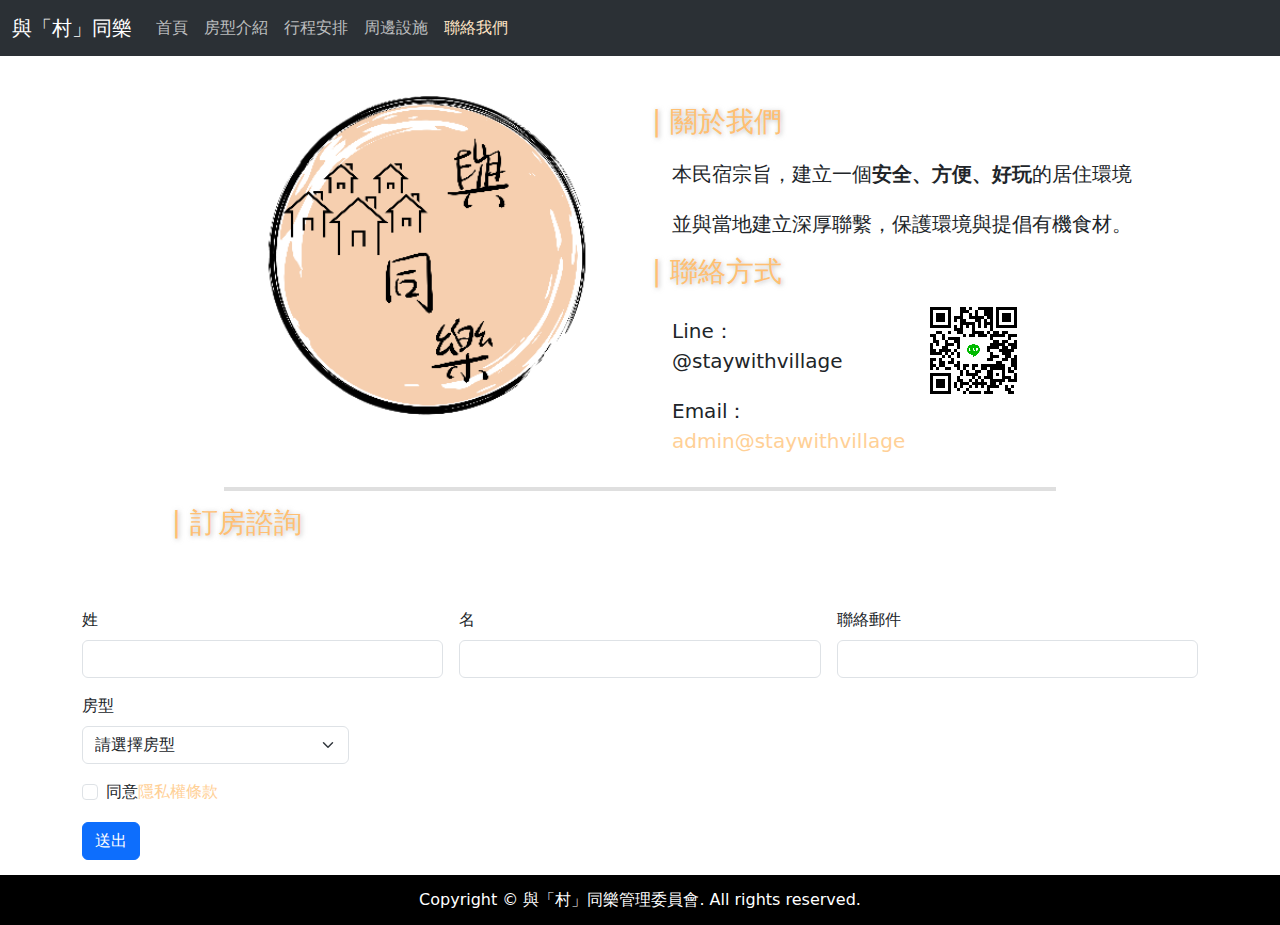
<file: web/Contact_Us.html>
<!DOCTYPE html>
<html lang="en">
<head>
    <meta charset="UTF-8">
    <meta name="viewport" content="width=device-width, initial-scale=1.0">
    <title>與「村」同樂</title>
    <link rel="stylesheet" href="../css/style.css" type="text/css">
    <link rel="stylesheet" href="../css/bootstrap.css" type="text/css">
    <link rel="stylesheet" href="../css/about.css">
    <link rel="icon" href="../images/web-icon.ico" type="images/x-icon">
</head>

  <main>
    <header>
        <nav class="navbar navbar-expand-lg bg-body-tertiary bg-dark fixed-top" data-bs-theme="dark">
            <div class="container-fluid">
              <a class="navbar-brand" href="../index.html">與「村」同樂</a>
              <button class="navbar-toggler" type="button" data-bs-toggle="collapse" data-bs-target="#navbarNav" aria-controls="navbarNav" aria-expanded="false" aria-label="Toggle navigation">
                <span class="navbar-toggler-icon"></span>
              </button>
              <div class="collapse navbar-collapse" id="navbarNav">
                <ul class="navbar-nav">
                  <li class="nav-item">
                    <a class="nav-link" href="../index.html">首頁</a>
                  </li>
                  <li class="nav-item">
                    <a class="nav-link" href="Room_Types.html">房型介紹</a>
                  </li>
                  <li class="nav-item">
                    <a class="nav-link" href="Tour_Plan.html">行程安排</a>
                  </li>
                  <li class="nav-item">
                    <a class="nav-link" href="Local_Attractions.html">周邊設施</a>
                  </li>
                  <li class="nav-item">
                    <a class="nav-link active" aria-current="page" href="#">聯絡我們</a>
                  </li>
                </ul>
              </div>
            </div>
          </nav>
    </header>


    <div class="alert alert-success alert-dismissible fade show d-none" id="submitAlert" role="alert">
      感謝您的聯絡，請多注意電子郵件，我們將會在1~3工作日回應您。
      <button type="button" class="btn-close" data-bs-dismiss="alert" aria-label="Close"></button>
    </div>

    <div class="row" style="margin-top: 55px;">
      <div class="col-12 col-lg-6 d-flex justify-content-center justify-content-lg-end">
        <div id="icon"></div>
      </div>

      <div id="about_text" class="col-12 col-lg-6">
        <h3>| 關於我們</h3>
        <p>本民宿宗旨，建立一個<a style="font-weight: bolder;">安全、方便、好玩</a>的居住環境</p>
        <p>並與當地建立深厚聯繫，保護環境與提倡有機食材。</p>
        <h3>| 聯絡方式</h3>
        <div class="row">
          <div class="col-12 col-lg-5">
            <p>Line：@staywithvillage</p>
            <p>Email：<a id="mail_link" href="mailto:admin@staywithvillage">admin@staywithvillage</a></p>
          </div>

          <div class="col-12 col-lg-7">
            <a href="http://line.me" target="_blank">
              <img src="../images/line-qr.png" style="width: 100px; height: 100px; margin-top: 5px;">
            </a>
          </div>
        </div>
      </div>
    </div>

    <div class="row">
      <div class="col-12">
        <div class="hr_zone">
          <hr>
        </div>
      </div>
    </div>

    
    <div class="row">
      <div class="col-12 col-lg-3 d-flex justify-content-center justify-content-lg-end">
        <h3 id="room_title">| 訂房諮詢</h3>
      </div>
    </div>

    <div class="container mt-5">
      <form id="myForm" class="row g-3 needs-validation" novalidate>
        <div class="col-md-4">
          <label for="validationCustom01" class="form-label">姓</label>
          <input type="text" class="form-control" id="validationCustom01" required>
          <div class="valid-feedback">
          </div>
        </div>
        <div class="col-md-4">
          <label for="validationCustom02" class="form-label">名</label>
          <input type="text" class="form-control" id="validationCustom02" required>
          <div class="valid-feedback">
          </div>
        </div>
        <div class="col-md-4">
          <label for="validationCustomUsername" class="form-label">聯絡郵件</label>
          <div class="input-group has-validation">
            <input type="email" class="form-control" id="validationCustomUsername" aria-describedby="inputGroupPrepend" required>
            <div class="invalid-feedback">
              請輸入有效的電子郵件
            </div>
          </div>
        </div>
        <div class="col-md-3">
          <label for="validationCustom04" class="form-label">房型</label>
          <select class="form-select" id="validationCustom04" required>
            <option selected disabled value="">請選擇房型</option>
            <option value="1">四人房</option>
            <option value="2">雙人房</option>
            <option value="3">親子主題雙人房</option>
          </select>
          <div class="invalid-feedback">
            請選擇房間
          </div>
        </div>
        <div class="col-12">
          <div class="form-check">
            <input class="form-check-input" type="checkbox" value="" id="invalidCheck" required>
            <label class="form-check-label" for="invalidCheck">
              同意<a id="privacy_link" href="#" data-bs-toggle="modal" data-bs-target="#privacyModal">隱私權條款</a>
            </label>
            <div class="invalid-feedback">
              請先同意條款
            </div>
          </div>
        </div>
        <div class="col-12">
          <button class="btn btn-primary btn-submit" type="submit">送出</button>
        </div>
      </form>
    </div>


    <div class="modal fade" id="privacyModal" tabindex="-1" aria-labelledby="privacyModalLabel" aria-hidden="true">
      <div class="modal-dialog modal-dialog-scrollable modal-lg">
        <div class="modal-content">
          <div class="modal-header">
            <h5 class="modal-title" id="privacyModalLabel">隱私權條款</h5>
            <button type="button" class="btn-close" data-bs-dismiss="modal" aria-label="關閉"></button>
          </div>
          <div class="modal-body">
            <p>此網頁為測試用途，我們僅會收集必要的 Cookie 資訊與連線 IP 位置，用於基本網站運作與安全目的。</p>
            <p>除了上述必要資訊外，本站不會主動收集使用者的其他個人資訊。</p>
            <p>使用本網站即表示您了解並同意此條款。若您不同意，請勿繼續使用本網站。</p>
            <p>若有任何疑問，歡迎透過聯絡資訊與我們聯繫。</p>
          </div>
          <div class="modal-footer">
            <button type="button" class="btn btn-secondary" data-bs-dismiss="modal">關閉</button>
          </div>
        </div>
      </div>
    </div>
  </main>

  <footer>
    <p>Copyright © 與「村」同樂管理委員會. All rights reserved.</p>
  </footer>

  <script src="../js/bootstrap.js"></script>
  <script src="../js/form.js"></script>
</body>
</html>
</file>
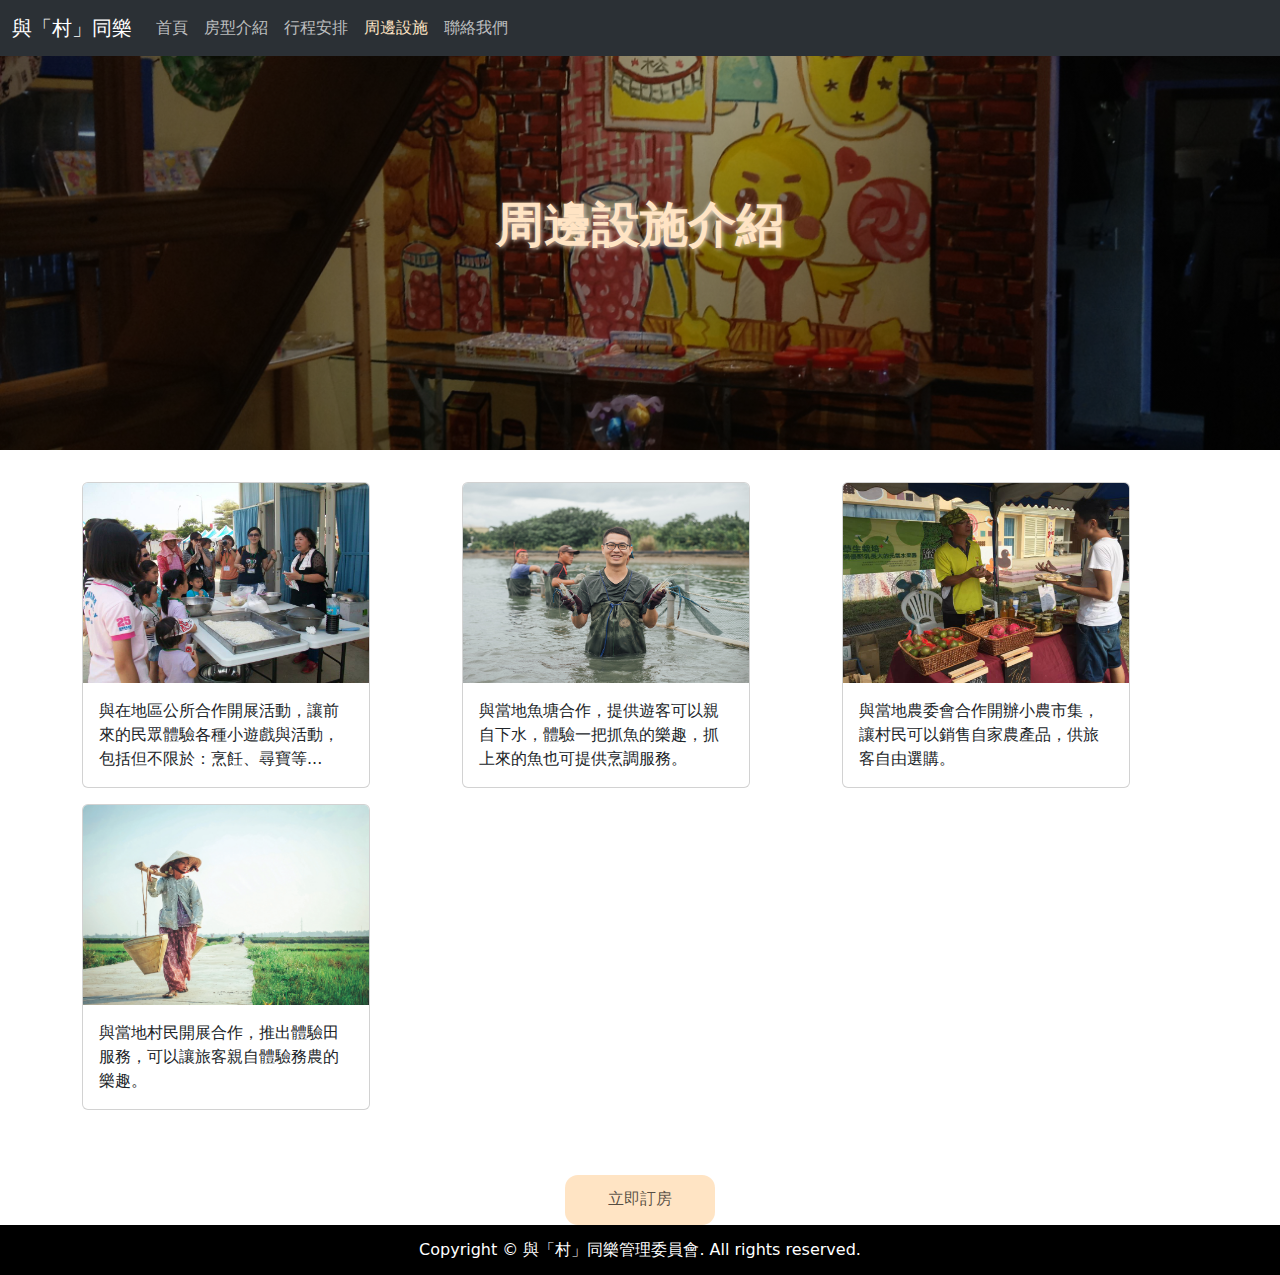
<file: web/Local_Attractions.html>
<!DOCTYPE html>
<html lang="en">
<head>
    <meta charset="UTF-8">
    <meta name="viewport" content="width=device-width, initial-scale=1.0">
    <title>與「村」同樂</title>
    <link rel="stylesheet" href="../css/style.css" type="text/css">
    <link rel="stylesheet" href="../css/bootstrap.css" type="text/css">
    <link rel="stylesheet" href="../css/local.css">
    <link rel="icon" href="../images/web-icon.ico" type="images/x-icon">
</head>
<body>

  <main>
    <header>
        <nav class="navbar navbar-expand-lg bg-body-tertiary bg-dark fixed-top" data-bs-theme="dark">
            <div class="container-fluid">
              <a class="navbar-brand" href="../index.html">與「村」同樂</a>
              <button class="navbar-toggler" type="button" data-bs-toggle="collapse" data-bs-target="#navbarNav" aria-controls="navbarNav" aria-expanded="false" aria-label="Toggle navigation">
                <span class="navbar-toggler-icon"></span>
              </button>
              <div class="collapse navbar-collapse" id="navbarNav">
                <ul class="navbar-nav">
                  <li class="nav-item">
                    <a class="nav-link" href="../index.html">首頁</a>
                  </li>
                  <li class="nav-item">
                    <a class="nav-link" href="Room_Types.html">房型介紹</a>
                  </li>
                  <li class="nav-item">
                    <a class="nav-link" href="Tour_Plan.html">行程安排</a>
                  </li>
                  <li class="nav-item">
                    <a class="nav-link active" aria-current="page" href="#">周邊設施</a>
                  </li>
                  <li class="nav-item">
                    <a class="nav-link" href="Contact_Us.html">聯絡我們</a>
                  </li>
                </ul>
              </div>
            </div>
          </nav>
    </header>


    <div id="banner">
      <h3>周邊設施介紹</h3>
    </div>


    <div class="container my-3">
      <div class="row">
        <div class="col-lg col-sm-6 mt-3">
          <div class="card" style="width: 18rem;">
            <img src="../images/local_1.jpg" class="card-img-top" alt="...">
            <div class="card-body">
              <p class="card-text">與在地區公所合作開展活動，讓前來的民眾體驗各種小遊戲與活動，包括但不限於：烹飪、尋寶等...</p>
            </div>
          </div>
        </div>
      
        <div class="col-lg col-sm-6 mt-3">
          <div class="card" style="width: 18rem;">
            <img src="../images/local_2.jpg" class="card-img-top" alt="...">
            <div class="card-body">
              <p class="card-text">與當地魚塘合作，提供遊客可以親自下水，體驗一把抓魚的樂趣，抓上來的魚也可提供烹調服務。</p>
            </div>
          </div>
        </div>
      
        <div class="col-lg col-sm-6 mt-3">
          <div class="card" style="width: 18rem;">
            <img src="../images/local_3.jpg" class="card-img-top" alt="...">
            <div class="card-body">
              <p class="card-text">與當地農委會合作開辦小農市集，讓村民可以銷售自家農產品，供旅客自由選購。</p>
            </div>
          </div>
        </div>
      
        <div class="col-lg col-sm-6 mt-3">
          <div class="card" style="width: 18rem;">
            <img src="../images/local_4.jpg" class="card-img-top" alt="...">
            <div class="card-body">
              <p class="card-text">與當地村民開展合作，推出體驗田服務，可以讓旅客親自體驗務農的樂趣。</p>
            </div>
          </div>
        </div>
      </div>
    </div>

    <div class="row" style="margin-top: 65px;">
      <div class="col-12 d-flex justify-content-center">
        <a class="btn_sytle" href="Contact_Us.html">立即訂房</a>
      </div>
    </div>


  </main>

  <footer>
    <p>Copyright © 與「村」同樂管理委員會. All rights reserved.</p>
  </footer>

  <script src="../js/bootstrap.js"></script>
</body>
</html>
</file>
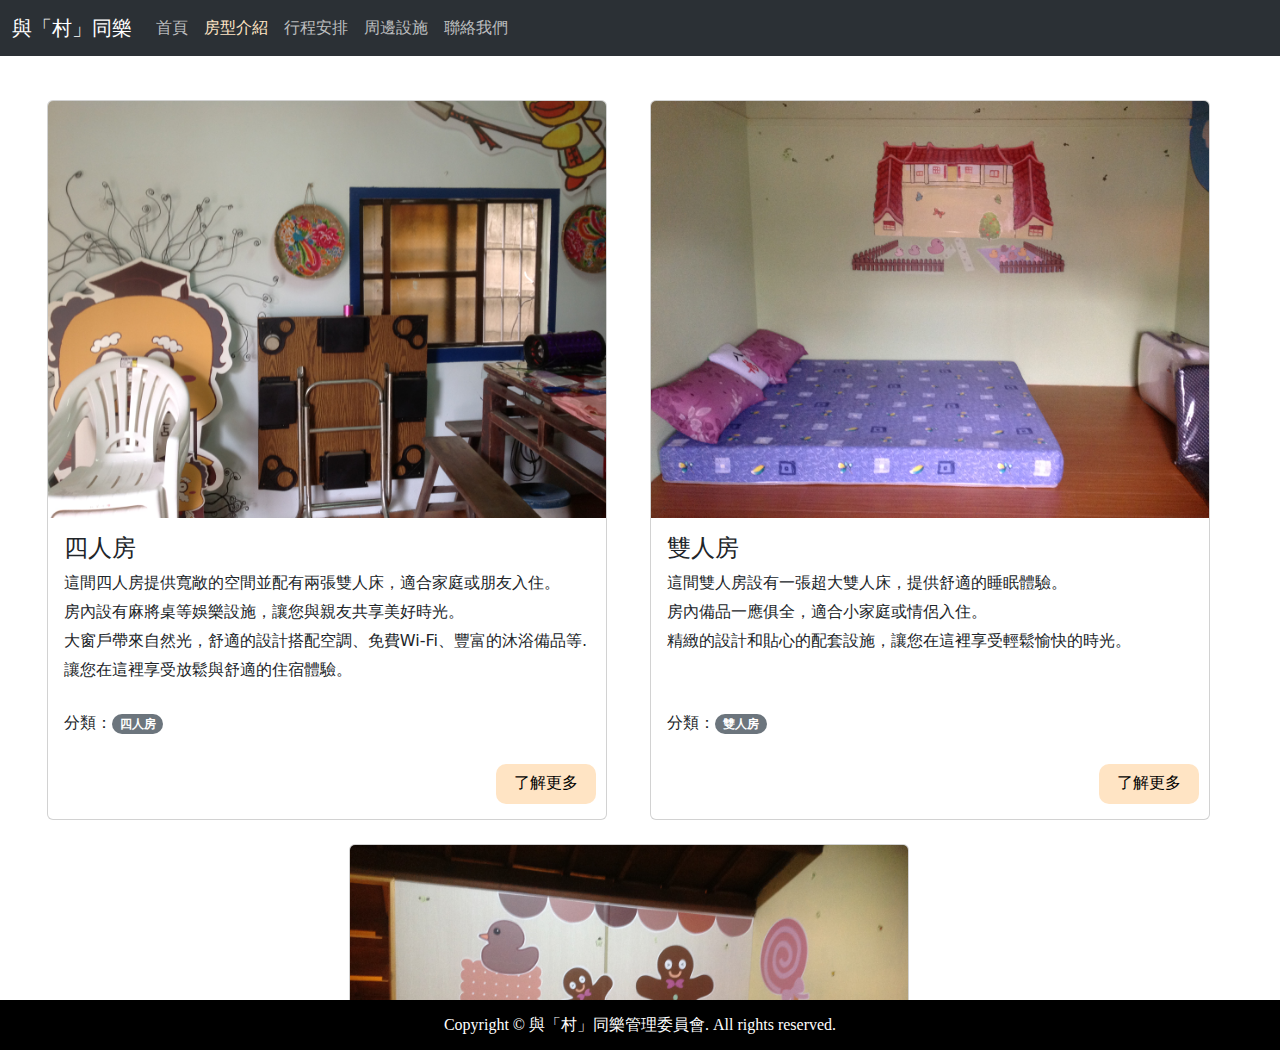
<file: web/Room_Types.html>
<!DOCTYPE html>
<html lang="en">
<head>
    <meta charset="UTF-8">
    <meta name="viewport" content="width=device-width, initial-scale=1.0">
    <title>與「村」同樂</title>
    <link rel="stylesheet" href="../css/bootstrap.css" type="text/css">
    <link rel="stylesheet" href="../css/style.css" type="text/css">
    <link rel="stylesheet" href="../css/room_paage.css" type="text/css">
    <link rel="icon" href="../images/web-icon.ico" type="images/x-icon">
</head>
<body>

  <main>
    <header>
        <nav class="navbar navbar-expand-lg bg-body-tertiary bg-dark fixed-top" data-bs-theme="dark">
            <div class="container-fluid">
              <a class="navbar-brand" href="../index.html">與「村」同樂</a>
              <button class="navbar-toggler" type="button" data-bs-toggle="collapse" data-bs-target="#navbarNav" aria-controls="navbarNav" aria-expanded="false" aria-label="Toggle navigation">
                <span class="navbar-toggler-icon"></span>
              </button>
              <div class="collapse navbar-collapse" id="navbarNav">
                <ul class="navbar-nav">
                  <li class="nav-item">
                    <a class="nav-link" href="../index.html">首頁</a>
                  </li>
                  <li class="nav-item">
                    <a class="nav-link active" aria-current="page" href="#">房型介紹</a>
                  </li>
                  <li class="nav-item">
                    <a class="nav-link" href="Tour_Plan.html">行程安排</a>
                  </li>
                  <li class="nav-item">
                    <a class="nav-link" href="Local_Attractions.html">周邊設施</a>
                  </li>
                  <li class="nav-item">
                    <a class="nav-link" href="Contact_Us.html">聯絡我們</a>
                  </li>
                </ul>
              </div>
            </div>
          </nav>
    </header>

    <div id="room_zone">
      <iframe src="room/main.html" name="room_main" scrolling="auto" frameborder="0"></iframe>
    </div>
  </main>

  <footer>
    <p>Copyright © 與「村」同樂管理委員會. All rights reserved.</p>
  </footer>

  <script src="../js/bootstrap.js"></script>
</body>
</html>
</file>
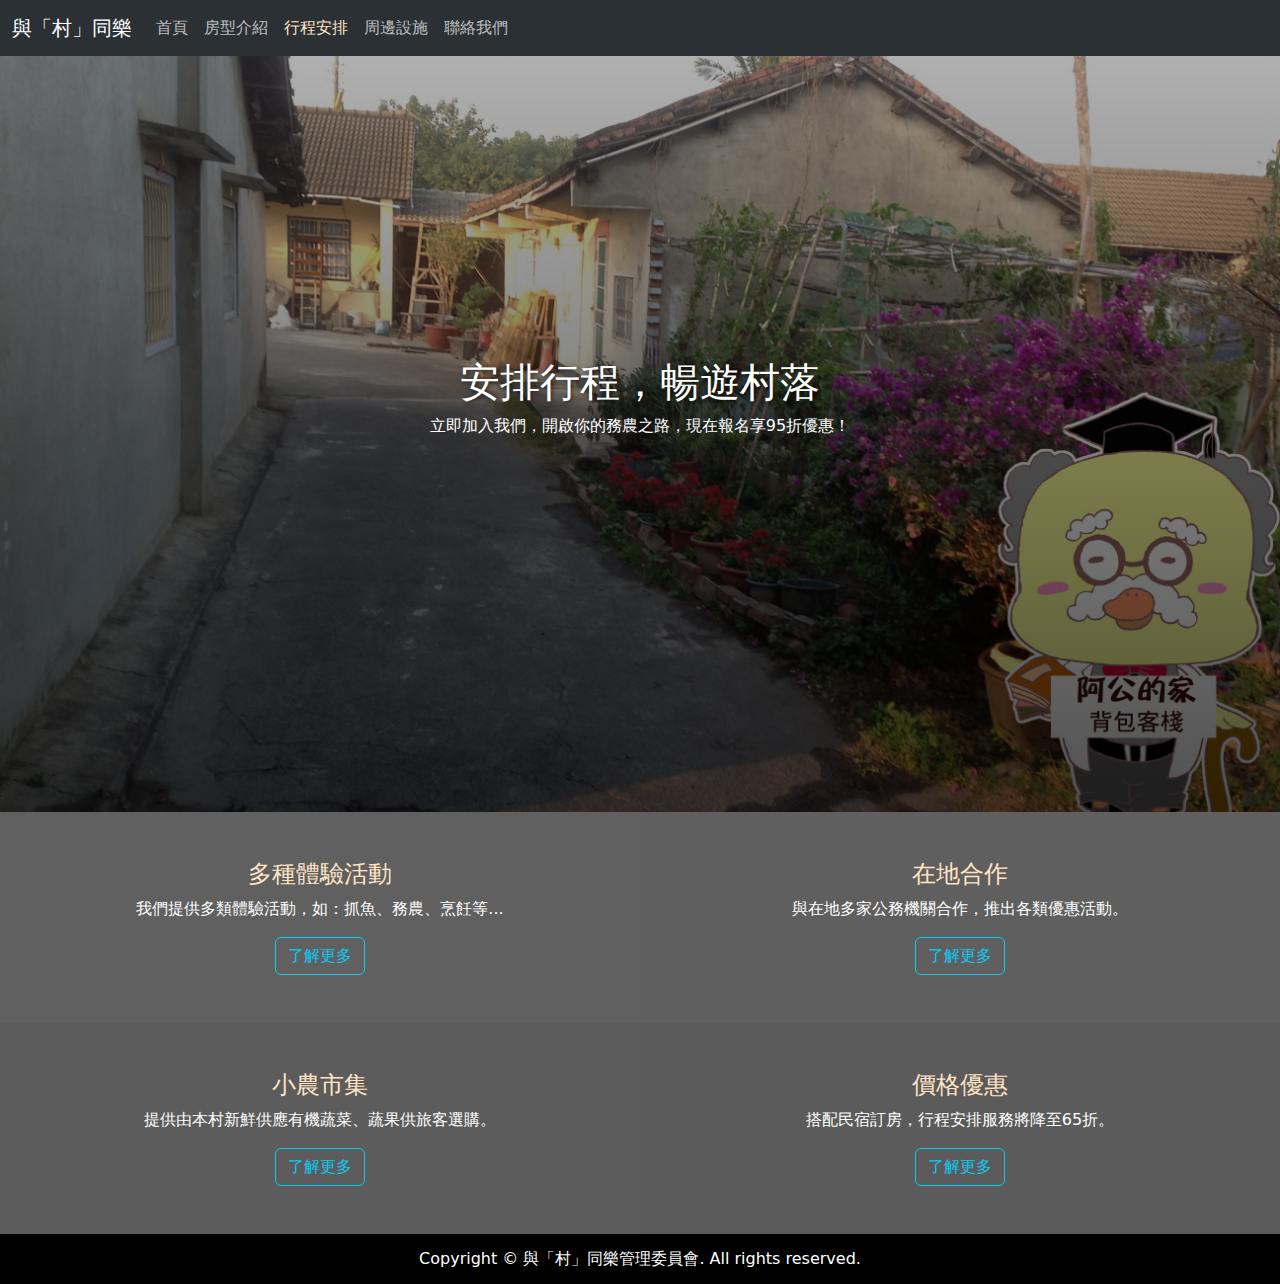
<file: web/Tour_Plan.html>
<!DOCTYPE html>
<html lang="en">
<head>
    <meta charset="UTF-8">
    <meta name="viewport" content="width=device-width, initial-scale=1.0">
    <title>與「村」同樂</title>
    <link rel="stylesheet" href="../css/style.css" type="text/css">
    <link rel="stylesheet" href="../css/bootstrap.css" type="text/css">
    <link rel="stylesheet" href="../css/plan.css">
    <link rel="icon" href="../images/web-icon.ico" type="images/x-icon">
</head>
<body>

  <main>
    <header>
        <nav class="navbar navbar-expand-lg bg-body-tertiary bg-dark fixed-top" data-bs-theme="dark">
            <div class="container-fluid">
              <a class="navbar-brand" href="../index.html">與「村」同樂</a>
              <button class="navbar-toggler" type="button" data-bs-toggle="collapse" data-bs-target="#navbarNav" aria-controls="navbarNav" aria-expanded="false" aria-label="Toggle navigation">
                <span class="navbar-toggler-icon"></span>
              </button>
              <div class="collapse navbar-collapse" id="navbarNav">
                <ul class="navbar-nav">
                  <li class="nav-item">
                    <a class="nav-link" href="../index.html">首頁</a>
                  </li>
                  <li class="nav-item">
                    <a class="nav-link" href="Room_Types.html">房型介紹</a>
                  </li>
                  <li class="nav-item">
                    <a class="nav-link active" aria-current="page" href="#">行程安排</a>
                  </li>
                  <li class="nav-item">
                    <a class="nav-link" href="Local_Attractions.html">周邊設施</a>
                  </li>
                  <li class="nav-item">
                    <a class="nav-link" href="Contact_Us.html">聯絡我們</a>
                  </li>
                </ul>
              </div>
            </div>
          </nav>
    </header>


  <div id="banner">
        <div class="row justify-content-center align-items-center text-white">
            <div class="col-lg-6 text-center">
                <h1>安排行程，暢遊村落</h1>
                <p>立即加入我們，開啟你的務農之路，現在報名享95折優惠！</p>
            </div>
        </div>
    </div>

    <div id="content" class="container-fluid">
        <div class="row text-center">
            <div class="col-lg py-5">
                <h4>多種體驗活動</h4>
                <p class="text-white">我們提供多類體驗活動，如：抓魚、務農、烹飪等...</p>
                <a href="Contact_Us.html" class="btn btn-outline-info">了解更多</a>
            </div>

            
            <div class="col-lg py-5">
                <h4>在地合作</h4>
                <p class="text-white">與在地多家公務機關合作，推出各類優惠活動。</p>
                <a href="Contact_Us.html" class="btn btn-outline-info">了解更多</a>
            </div>

            <div class="w-100"></div>

            <div class="col-lg py-5">
                <h4>小農市集</h4>
                <p class="text-white">提供由本村新鮮供應有機蔬菜、蔬果供旅客選購。</p>
                <a href="Contact_Us.html" class="btn btn-outline-info">了解更多</a>
            </div>

            <div class="col-lg py-5">
                <h4>價格優惠</h4>
                <p class="text-white">搭配民宿訂房，行程安排服務將降至65折。</p>
                <a href="Contact_Us.html" class="btn btn-outline-info">了解更多</a>
            </div>
        </div>
    </div>


  </main>

  <footer>
    <p>Copyright © 與「村」同樂管理委員會. All rights reserved.</p>
  </footer>

  <script src="../js/bootstrap.js"></script>
</body>
</html>
</file>
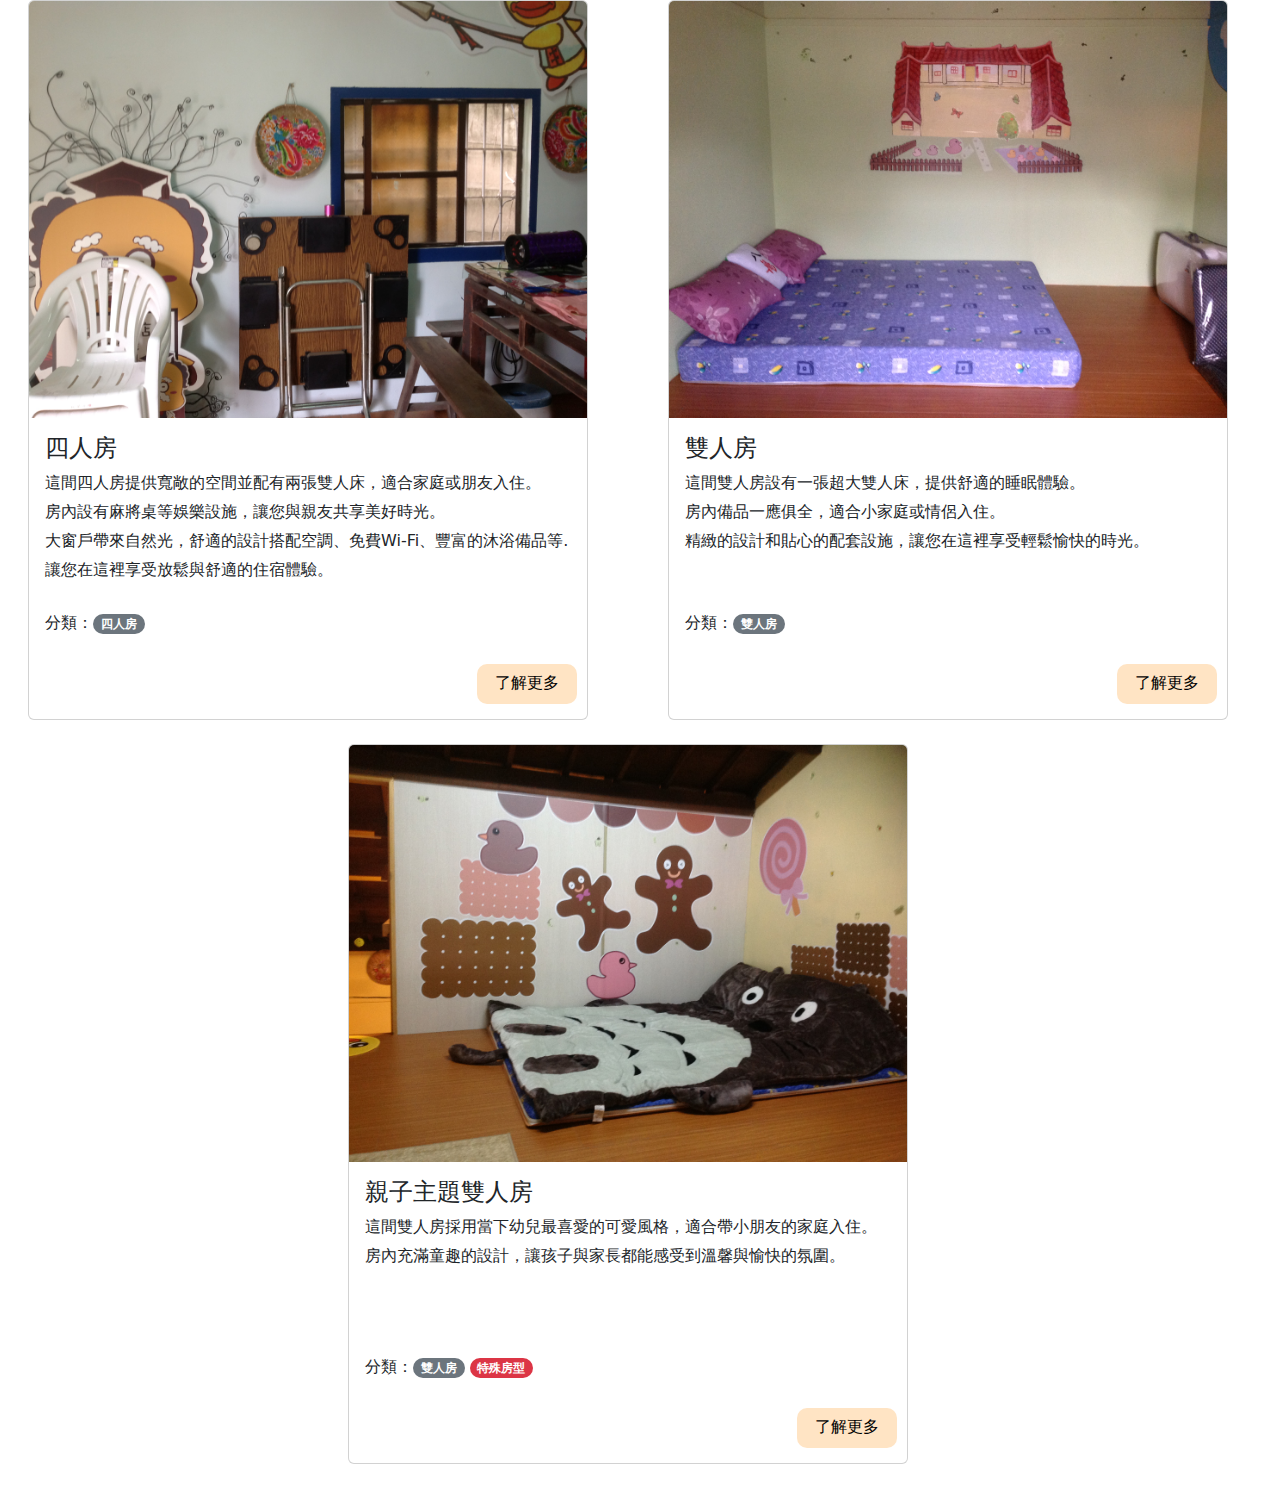
<file: web/room/main.html>
<!DOCTYPE html>
<html lang="en">
<head>
    <meta charset="UTF-8">
    <meta name="viewport" content="width=device-width, initial-scale=1.0">
    <title>房型介紹</title>
    <link rel="stylesheet" href="../../css/bootstrap.css" type="text/css">
    <link rel="stylesheet" href="../../css/room_paage.css" type="text/css">
</head>
<body>
    <div class="ifm row">
        <div class="col-lg col-sm col-md mb-4">
            <div class="card" style="width: 35rem; height: 45rem;">
                <img src="../../images/room-1.jpg" class="card-img-top" alt="...">
                <div class="card-body">
                    <h4 class="card-title shop-title">四人房</h4>
                    <p class="card-text">這間四人房提供寬敞的空間並配有兩張雙人床，適合家庭或朋友入住。</p>
                    <p class="card-text">房內設有麻將桌等娛樂設施，讓您與親友共享美好時光。</p>
                    <p class="card-text">大窗戶帶來自然光，舒適的設計搭配空調、免費Wi-Fi、豐富的沐浴備品等.</p>
                    <p class="card-text">讓您在這裡享受放鬆與舒適的住宿體驗。</p>
                    <p class="room_class">分類：<span class="badge rounded-pill text-bg-secondary">四人房</span></p>
                    <a href="room_1.html" target="room_main" class="btn-room float-end">了解更多</a>
                </div>
            </div>
        </div>

        <div class="col-lg col-sm col-md mb-4">
            <div class="card" style="width: 35rem; height: 45rem;">
                <img src="../../images/room-3.jpg" class="card-img-top" alt="...">
                <div class="card-body">
                    <h4 class="card-title shop-title">雙人房</h4>
                    <p class="card-text">這間雙人房設有一張超大雙人床，提供舒適的睡眠體驗。</p>
                    <p class="card-text">房內備品一應俱全，適合小家庭或情侶入住。</p>
                    <p class="card-text">精緻的設計和貼心的配套設施，讓您在這裡享受輕鬆愉快的時光。</p>
                    <p class="room_class">分類：<span class="badge rounded-pill text-bg-secondary">雙人房</span></p>
                    <a href="room_2.html" target="room_main" class="btn-room float-end">了解更多</a>
                </div>
            </div>
        </div>

        <div class="col-lg col-sm col-md mb-4">
            <div class="card" style="width: 35rem; height: 45rem;">
                <img src="../../images/room-2.jpg" class="card-img-top" alt="...">
                <div class="card-body">
                    <h4 class="card-title shop-title">親子主題雙人房</h4>
                    <p class="card-text ">這間雙人房採用當下幼兒最喜愛的可愛風格，適合帶小朋友的家庭入住。</p>
                    <p class="card-text">房內充滿童趣的設計，讓孩子與家長都能感受到溫馨與愉快的氛圍。</p>
                    <p class="room_class">分類：<span class="badge rounded-pill text-bg-secondary">雙人房</span> <span class="badge rounded-pill text-bg-danger">特殊房型</span></p>
                    <a href="room_3.html" target="room_main" class="btn-room float-end">了解更多</a>
                </div>
            </div>
        </div>

        <script src="../../js/bootstrap.js"></script>
</body>
</html>
</file>
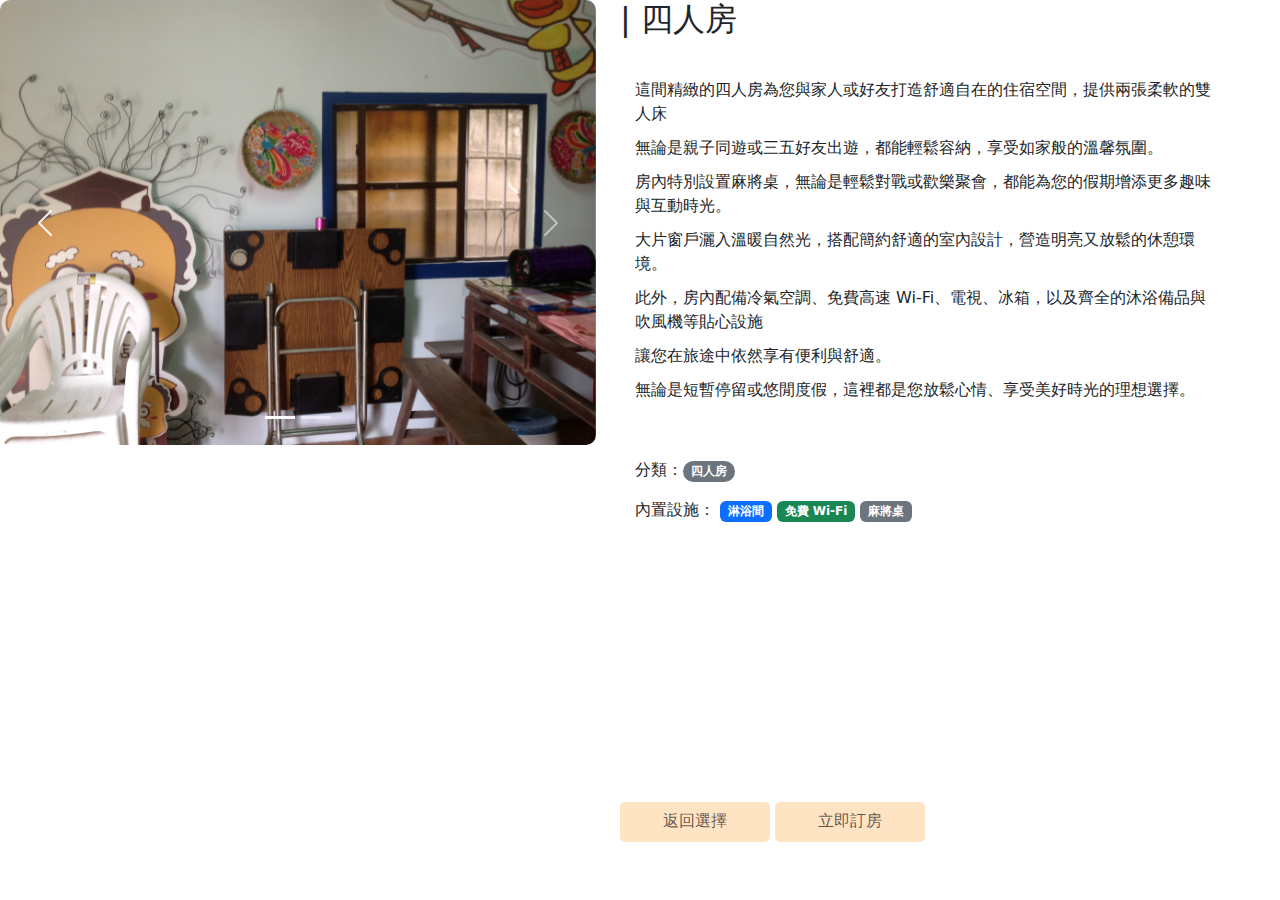
<file: web/room/room_1.html>
<!DOCTYPE html>
<html lang="en">
<head>
    <meta charset="UTF-8">
    <meta name="viewport" content="width=device-width, initial-scale=1.0">
    <title>四人房</title>
    <link rel="stylesheet" href="../../css/room_vive.css">
    <link rel="stylesheet" href="../../css/bootstrap.css">
</head>
<body>
    <div class="row">
        <div id="zone_1" class="col-lg-6">
            <div id="carouselExampleIndicators" class="carousel slide">
                <div class="carousel-indicators">
                    <button type="button" data-bs-target="#carouselExampleIndicators" data-bs-slide-to="0" class="active" aria-current="true" aria-label="Slide 1"></button>
                    <button type="button" data-bs-target="#carouselExampleIndicators" data-bs-slide-to="1" aria-label="Slide 2"></button>
                </div>
                <div class="carousel-inner">
                    <div class="carousel-item active">
                    <img src="../../images/room-1.jpg" class="d-block w-100" alt="...">
                    </div>
                    <div class="carousel-item">
                    <img src="../../images/room-1_2.jpg" class="d-block w-100 h-50" alt="...">
                    </div>
                </div>
                <button class="carousel-control-prev" type="button" data-bs-target="#carouselExampleIndicators" data-bs-slide="prev">
                    <span class="carousel-control-prev-icon" aria-hidden="true"></span>
                    <span class="visually-hidden">Previous</span>
                </button>
                <button class="carousel-control-next" type="button" data-bs-target="#carouselExampleIndicators" data-bs-slide="next">
                    <span class="carousel-control-next-icon" aria-hidden="true"></span>
                    <span class="visually-hidden">Next</span>
                </button>
            </div>
        </div>

        <div id="zone_2" class="col-lg-6">
            <h2>| 四人房</h2>
            <div id="text_zone">
                <p>這間精緻的四人房為您與家人或好友打造舒適自在的住宿空間，提供兩張柔軟的雙人床</p>
                <p>無論是親子同遊或三五好友出遊，都能輕鬆容納，享受如家般的溫馨氛圍。</p>
                <p>房內特別設置麻將桌，無論是輕鬆對戰或歡樂聚會，都能為您的假期增添更多趣味與互動時光。</p>
                <p>大片窗戶灑入溫暖自然光，搭配簡約舒適的室內設計，營造明亮又放鬆的休憩環境。</p>
                <p>此外，房內配備冷氣空調、免費高速 Wi-Fi、電視、冰箱，以及齊全的沐浴備品與吹風機等貼心設施</p>
                <p>讓您在旅途中依然享有便利與舒適。</p>
                <p>無論是短暫停留或悠閒度假，這裡都是您放鬆心情、享受美好時光的理想選擇。</p>
            </div>

            <div id="fl">
                <p>分類：<span class="badge rounded-pill text-bg-secondary">四人房</span></p>
                <p>內置設施： <span class="badge text-bg-primary">淋浴間</span> <span class="badge text-bg-success">免費 Wi-Fi</span> <span class="badge text-bg-secondary">麻將桌</span></p>
            </div>

            <div class="row">
                <div class="col-lg-3 col-md-5 col-sm-6">
                    <a class="button_go" href="main.html" target="room_main">返回選擇</a>
                </div>

                <div class="col-lg-3 col-md-5 col-sm-6">
                    <a class="button_go" href="../../web/Contact_Us.html" target="_top">立即訂房</a>
                </div>
            </div>
            
        </div>
    </div>

    <script src="../../js/bootstrap.js"></script>
</body>
</html>
</file>
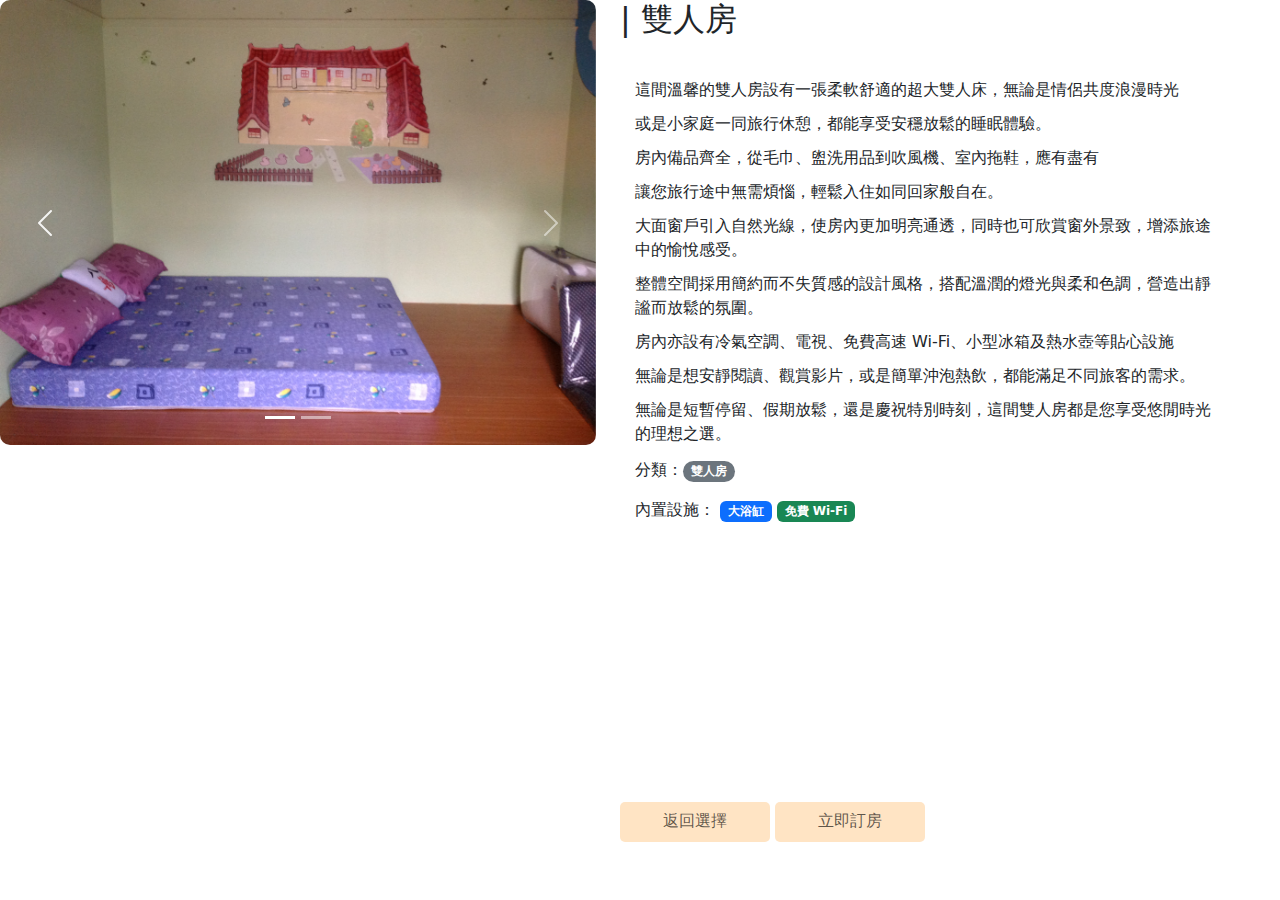
<file: web/room/room_2.html>
<!DOCTYPE html>
<html lang="en">
<head>
    <meta charset="UTF-8">
    <meta name="viewport" content="width=device-width, initial-scale=1.0">
    <title>雙人房</title>
    <link rel="stylesheet" href="../../css/room_vive.css">
    <link rel="stylesheet" href="../../css/bootstrap.css">
</head>
<body>
    <div class="row">
        <div id="zone_1" class="col-lg-6">
            <div id="carouselExampleIndicators" class="carousel slide">
                <div class="carousel-indicators">
                    <button type="button" data-bs-target="#carouselExampleIndicators" data-bs-slide-to="0" class="active" aria-current="true" aria-label="Slide 1"></button>
                    <button type="button" data-bs-target="#carouselExampleIndicators" data-bs-slide-to="1" aria-label="Slide 2"></button>
                </div>
                <div class="carousel-inner">
                    <div class="carousel-item active">
                    <img src="../../images/room-3.jpg" class="d-block w-100" alt="...">
                    </div>
                    <div class="carousel-item">
                    <img src="../../images/room-3_2.jpg" class="d-block w-100 h-50" alt="...">
                    </div>
                </div>
                <button class="carousel-control-prev" type="button" data-bs-target="#carouselExampleIndicators" data-bs-slide="prev">
                    <span class="carousel-control-prev-icon" aria-hidden="true"></span>
                    <span class="visually-hidden">Previous</span>
                </button>
                <button class="carousel-control-next" type="button" data-bs-target="#carouselExampleIndicators" data-bs-slide="next">
                    <span class="carousel-control-next-icon" aria-hidden="true"></span>
                    <span class="visually-hidden">Next</span>
                </button>
            </div>
        </div>

        <div id="zone_2" class="col-lg-6">
            <h2>| 雙人房</h2>
            <div id="text_zone">
                <p>這間溫馨的雙人房設有一張柔軟舒適的超大雙人床，無論是情侶共度浪漫時光</p>
                <p>或是小家庭一同旅行休憩，都能享受安穩放鬆的睡眠體驗。</p>
                <p>房內備品齊全，從毛巾、盥洗用品到吹風機、室內拖鞋，應有盡有</p>
                <p>讓您旅行途中無需煩惱，輕鬆入住如同回家般自在。</p>
                <p>大面窗戶引入自然光線，使房內更加明亮通透，同時也可欣賞窗外景致，增添旅途中的愉悅感受。</p>
                <p>整體空間採用簡約而不失質感的設計風格，搭配溫潤的燈光與柔和色調，營造出靜謐而放鬆的氛圍。</p>
                <p>房內亦設有冷氣空調、電視、免費高速 Wi-Fi、小型冰箱及熱水壺等貼心設施</p>
                <p>無論是想安靜閱讀、觀賞影片，或是簡單沖泡熱飲，都能滿足不同旅客的需求。</p>
                <p>無論是短暫停留、假期放鬆，還是慶祝特別時刻，這間雙人房都是您享受悠閒時光的理想之選。</p>
            </div>

            <div id="fl">
                <p>分類：<span class="badge rounded-pill text-bg-secondary">雙人房</span></p>
                <p>內置設施： <span class="badge text-bg-primary">大浴缸</span> <span class="badge text-bg-success">免費 Wi-Fi</span></p>
            </div>

            <div class="row">
                <div class="col-lg-3 col-md-5 col-sm-6">
                    <a class="button_go" href="main.html" target="room_main">返回選擇</a>
                </div>

                <div class="col-lg-3 col-md-5 col-sm-6">
                    <a class="button_go" href="../../web/Contact_Us.html" target="_top">立即訂房</a>
                </div>
            </div>
            
        </div>
    </div>

    <script src="../../js/bootstrap.js"></script>
</body>
</html>
</file>
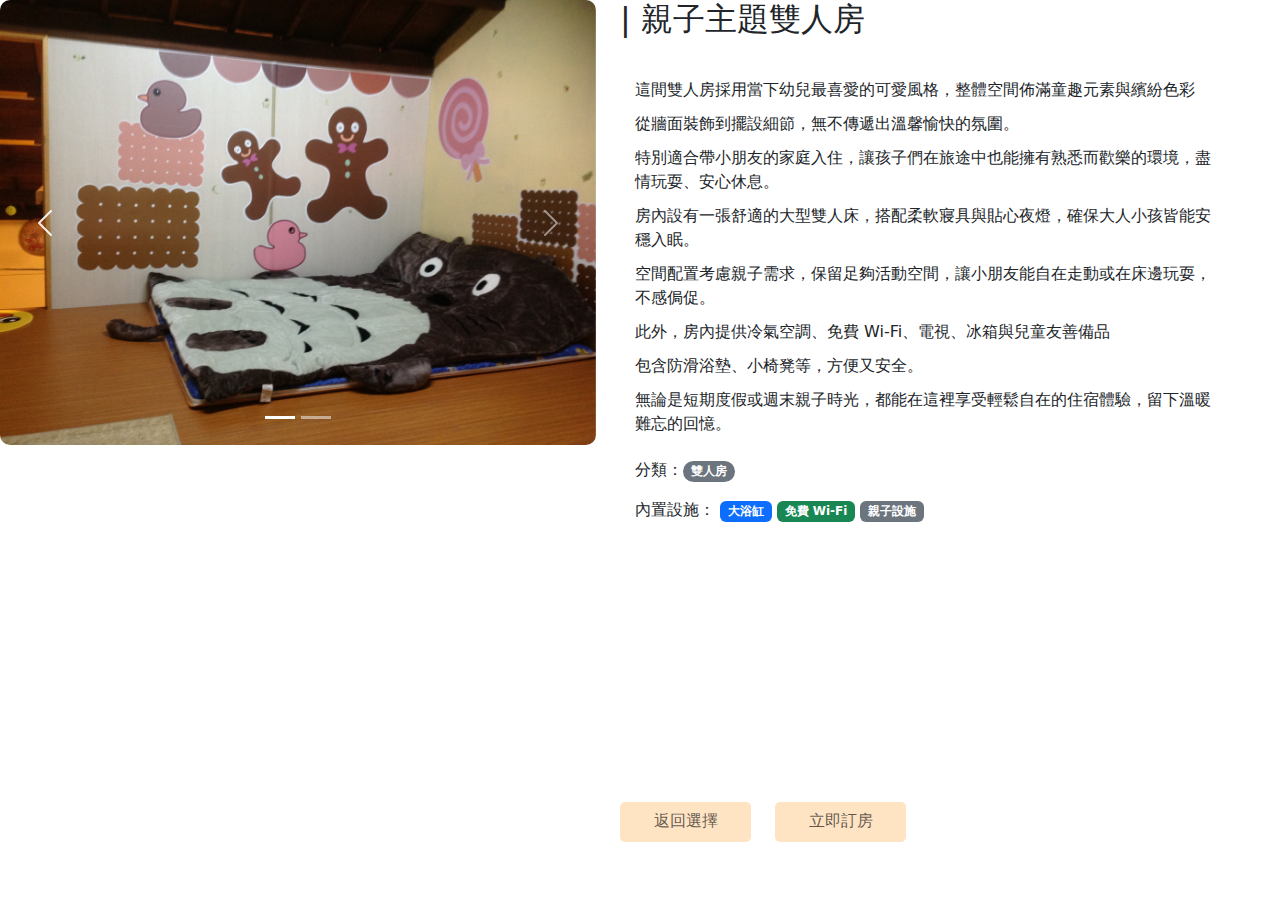
<file: web/room/room_3.html>
<!DOCTYPE html>
<html lang="en">
<head>
    <meta charset="UTF-8">
    <meta name="viewport" content="width=device-width, initial-scale=1.0">
    <title>雙人房-主題間</title>
    <link rel="stylesheet" href="../../css/room_vive.css">
    <link rel="stylesheet" href="../../css/bootstrap.css">
</head>
<body>
    <div class="row">
        <div id="zone_1" class="col-lg-6">
            <div id="carouselExampleIndicators" class="carousel slide">
                <div class="carousel-indicators">
                    <button type="button" data-bs-target="#carouselExampleIndicators" data-bs-slide-to="0" class="active" aria-current="true" aria-label="Slide 1"></button>
                    <button type="button" data-bs-target="#carouselExampleIndicators" data-bs-slide-to="1" aria-label="Slide 2"></button>
                </div>
                <div class="carousel-inner">
                    <div class="carousel-item active">
                    <img src="../../images/room-2.jpg" class="d-block w-100" alt="...">
                    </div>
                    <div class="carousel-item">
                    <img src="../../images/room-2_2.jpg" class="d-block w-100 h-50" alt="...">
                    </div>
                </div>
                <button class="carousel-control-prev" type="button" data-bs-target="#carouselExampleIndicators" data-bs-slide="prev">
                    <span class="carousel-control-prev-icon" aria-hidden="true"></span>
                    <span class="visually-hidden">Previous</span>
                </button>
                <button class="carousel-control-next" type="button" data-bs-target="#carouselExampleIndicators" data-bs-slide="next">
                    <span class="carousel-control-next-icon" aria-hidden="true"></span>
                    <span class="visually-hidden">Next</span>
                </button>
            </div>
        </div>

        <div id="zone_2" class="col-lg-6">
            <h2>| 親子主題雙人房</h2>
            <div id="text_zone">
                <p>這間雙人房採用當下幼兒最喜愛的可愛風格，整體空間佈滿童趣元素與繽紛色彩</p>
                <p>從牆面裝飾到擺設細節，無不傳遞出溫馨愉快的氛圍。</p>
                <p>特別適合帶小朋友的家庭入住，讓孩子們在旅途中也能擁有熟悉而歡樂的環境，盡情玩耍、安心休息。</p>
                <p>房內設有一張舒適的大型雙人床，搭配柔軟寢具與貼心夜燈，確保大人小孩皆能安穩入眠。</p>
                <p>空間配置考慮親子需求，保留足夠活動空間，讓小朋友能自在走動或在床邊玩耍，不感侷促。</p>
                <p>此外，房內提供冷氣空調、免費 Wi-Fi、電視、冰箱與兒童友善備品</p>
                <p>包含防滑浴墊、小椅凳等，方便又安全。</p>
                <p>無論是短期度假或週末親子時光，都能在這裡享受輕鬆自在的住宿體驗，留下溫暖難忘的回憶。</p>
            </div>

            <div id="fl">
                <p>分類：<span class="badge rounded-pill text-bg-secondary">雙人房</span></p>
                <p>內置設施： <span class="badge text-bg-primary">大浴缸</span> <span class="badge text-bg-success">免費 Wi-Fi</span> <span class="badge text-bg-secondary">親子設施</span></p>
            </div>

            <div class="row">
                <div class="col-lg-3 col-md-5 col-sm-6 d-flex align-items-end">
                    <a class="button_go" href="main.html" target="room_main">返回選擇</a>
                </div>

                <div class="col-lg-3 col-md-5 col-sm-6 d-flex align-items-end">
                    <a class="button_go" href="../../web/Contact_Us.html" target="_top">立即訂房</a>
                </div>
            </div>
            
        </div>
    </div>

    <script src="../../js/bootstrap.js"></script>
</body>
</html>
</file>
<file: css/style.css>
@charset "UTF-8";

*{
    padding: 0;
    margin: 0;
    box-sizing: border-box;
}

body{
    display: flex;
    flex-direction: column;
    min-height: 100vh;
    font-family: Microsoft JhengHei;
}

main {
    flex: 1;
}

.navbar-brand{
    transition: 400ms;
}

.navbar-brand:hover{
    transition: 600ms;
    color: bisque !important;
    text-shadow: 2px 2px 8px rgba(255, 232, 205, 0.699);
}

.nav-link{
    transition: 500ms;
    color: rgba(255, 255, 255, 0.699) !important;
}

.nav-link:hover{
    transition: 500ms;
    color: beige !important;
    text-shadow: 1px 1px 5px rgba(255, 214, 164, 0.664);
    cursor: pointer;
}

.nav-link.active{
    color: bisque !important;
    cursor: no-drop;
}

.btn_sytle{
    transition: 350ms;
    width: 150px;
    height: 50px;
    background-color: bisque;
    border-radius: 13px;
    border: none;
    display: block;
    color: rgba(0, 0, 0, 0.664);
    line-height: 48px;
    text-align: center;
    text-decoration: none;
}

.btn_sytle:hover{
    color: black;
    font-weight: 500;
    transition: 650ms;
    background-color: rgb(250, 197, 132);
    box-shadow: 10px 10px 5px #3d3d3d65;
}


#zone_A, #zone_B, #zone_C {
    background-size: cover;
    background-attachment: fixed;
    background-position: center;
    height: 550px;
    display: flex;
    justify-content: center;
    align-items: center;
    color: rgb(255, 255, 255);
    text-align: center;
}

.content-container {
    display: flex;
    flex-direction: column;
    align-items: center;
}

#zone_A{
    background-image: linear-gradient(rgba(0, 0, 0, 0.4), rgba(0, 0, 0, .4)),url(../images/A.jpg);
}

#zone_B{
    background-image: linear-gradient(rgba(0, 0, 0, 0.568), rgba(0, 0, 0, .4)),url(../images/B.jpg);
}

#zone_C{
    background-image: linear-gradient(rgba(0, 0, 0, 0.4), rgba(0, 0, 0, .4)),url(../images/C.jpg);
}

#room_zone {
    width: 100%;
    padding: 0 5px;
}


footer{
    height: 50px;
    text-align: center;
    background-color: black;
    padding: 10px 0;
}

footer p{
    color: white;
    line-height: 30px;
}
</file>
<file: css/about.css>
html,body{
    overflow-x: hidden;
}

#icon{
    background-image: url(../images/web-icon.png);
    background-position: center center;
    background-repeat: no-repeat;
    background-size: cover;
    width: 400px;
    height: 400px;
    
}

#about_text{
    margin-top: 50px;

}

#about_text h3{
    color: rgb(255, 191, 114);
    text-shadow: 1px 1px 5px #90909099;
    font-weight: 400;
}

#about_text p{
    margin-left: 20px;
    margin-top: 20px;
    font-weight: 400;
    font-size: 20px;
}

#about_text a{
    text-decoration: none;
}

.hr_zone{
    align-items: center;
    width: 100%;
    margin-top: 15px;
    margin-bottom: 15px;
}

.hr_zone hr{
    margin: 0 auto;
    width: 65%;
    border: 2px solid #0f0f0f88;
}

#mail_link{
    transition: 400ms;
    color: rgb(255, 208, 150);
    font-weight: 400;
}

#mail_link:hover{
    transition: 500ms;
    color: rgb(255, 194, 119);
    text-shadow: 2px 2px 8px rgba(182, 135, 77, 0.689);
}

#room_title{
    color: rgb(255, 191, 114);
    text-shadow: 1px 1px 5px #90909099;
    font-weight: 400;
    margin-bottom: 20px;
}

#form_zone{
    align-items: center;
    width: 60%;
}

#alertPlaceholder{
    position: fixed; 
    top: 56px; 
    left: 0;
    width: 100%; 
    z-index: 1050;
    margin-bottom: 100px;
}

#privacy_link{
    transition: 400ms;
    color: rgb(255, 208, 150);
    font-weight: 400;
    text-decoration: none;
}

#privacy_link:hover{
    transition: 500ms;
    color: rgb(255, 194, 119);
    text-shadow: 2px 2px 8px rgba(182, 135, 77, 0.689);
}

#privacy_link:visited{
    color: rgb(186, 139, 82);
     text-shadow: 2px 2px 8px rgba(182, 131, 69, 0.689);
}

#submitAlert{
    margin-top: 50px;
}

.btn-submit{
    margin-bottom: 15px;
}
</file>
<file: css/local.css>
html, body {
  overflow-x: hidden;
}

#banner{
    background-image: linear-gradient(rgba(0, 0, 0, 0.4), rgba(0, 0, 0, .4)),url(../images/C.jpg);
    background-position: center center;
    background-repeat: no-repeat;
    background-size: cover;
    width: 100%;
    height: 450px;
}

#banner h3{
    display: flex;
    align-items: center;
    justify-content: center;
    height: 100%;
    color: bisque;
    text-shadow: 1px 1px 5px rgba(255, 239, 220, 0.861);
    font-size: 3em;
    font-weight: 600;
}

.card-img-top {
  height: 200px; 
}

#local_button{
    width: 100%;
    height: 70px;
}

#local_button a{
    display: flex;
    justify-content: center;
}
</file>
<file: css/room_paage.css>
@charset "UTF-8";

#room_zone iframe {
    width: 95% !important;
    height: 900px !important;
    margin-top: 100px;    
    border: none;       
    display: block;
    margin-left: auto;   
    margin-right: auto;
    max-width: 100% !important;
}

.ifm{
    width: 100%;
    height: 100%;
}

.card{
    margin: 0 auto;
}

.card a{
    position: absolute;
    bottom: 10px;
    right: 10px;
}

.card p{
    margin-bottom: 5px;
}

h5{
    font-weight: bolder;
}

.btn-room{
    transition: 450ms;
    width: 100px;
    height: 40px;
    line-height: 38px;
    padding: 0 15px;
    margin-bottom: 5px;
    text-align: center;
    text-decoration: none;
    background-color: bisque;
    border-radius: 10px;
    color: black;
}

.btn-room:hover{
    transition: 550ms;
    box-shadow: 2px 5px 7px #00000052;
    background-color: rgb(251, 211, 162);
    color: rgb(0, 0, 0);
    border-radius: 15px;
    font-weight: 400;
    cursor: pointer;
}

.room_class{
    display: block;
    position: absolute;
    top: 85%;
}
</file>
<file: css/plan.css>
*{
    padding: 0;
    margin: 0;
}

html, body {
  overflow-x: hidden;
}

#banner{
    background-image: linear-gradient(rgba(0, 0, 0, 0.287),rgba(0, 0, 0, 0.731)), url(../images/plan_banner.jpg);
    background-repeat: repeat;
    background-size: cover;
    background-position: center center;
    background-attachment: fixed;
    height: 812px;
}

#banner h1{
    text-shadow: 1px 1px 5px #000000a9;
}

#banner > .row{
    height: 812px;
}

#content{
    background-color: #4b4b4bde;
}

#content h4{
    color: bisque;
}

.row .col-lg:nth-child(1){
    background-color: rgba(51, 51, 51, 0.035);
}
.row .col-lg:nth-child(2){
    background-color: rgba(51, 51, 51, 0.07);
}
.row .col-lg:nth-child(4){
    background-color: rgba(51, 51, 51, 0.105);
}
.row .col-lg:nth-child(5){
    background-color: rgba(51, 51, 51, 0.14);
}
</file>
<file: css/room_vive.css>
@charset "UTF-8";

*{
    padding: 0;
    margin: 0;
}

body{
    font-family: Microsoft JhengHei;
    width: 95% !important;
    height: 900px !important;
}

.carousel-inner{
    border-radius: 10px;
}

#zone_2 h2{
    margin-bottom: 40px;
}

#text_zone{
    height: 300px;
    margin-left: 15px;
}

#text_zone p{
    margin-bottom: 10px;
    font-weight: 400;
}

#fl{
    margin-left: 15px;
    margin-top: 80px;
    margin-bottom: 200px;
}

.button_zone{
    margin-top: 100px;
}

.button_go{
    transition: 450ms;
    display: block;
    text-align: center;
    background-color: #ffe4c4;
    text-decoration: none;
    color: rgba(0, 0, 0, 0.633);
    width: 150px;
    height: 40px;
    border-radius: 5px;
    margin-top: 80px;
    line-height: 38px;
}

.button_go:hover{
    transition: 550ms;
    box-shadow: 2px 5px 7px #00000052;
    background-color: rgb(251, 211, 162);
    border-radius: 10px;
    font-weight: 400;
    color: black;
    cursor: pointer;
}
</file>
